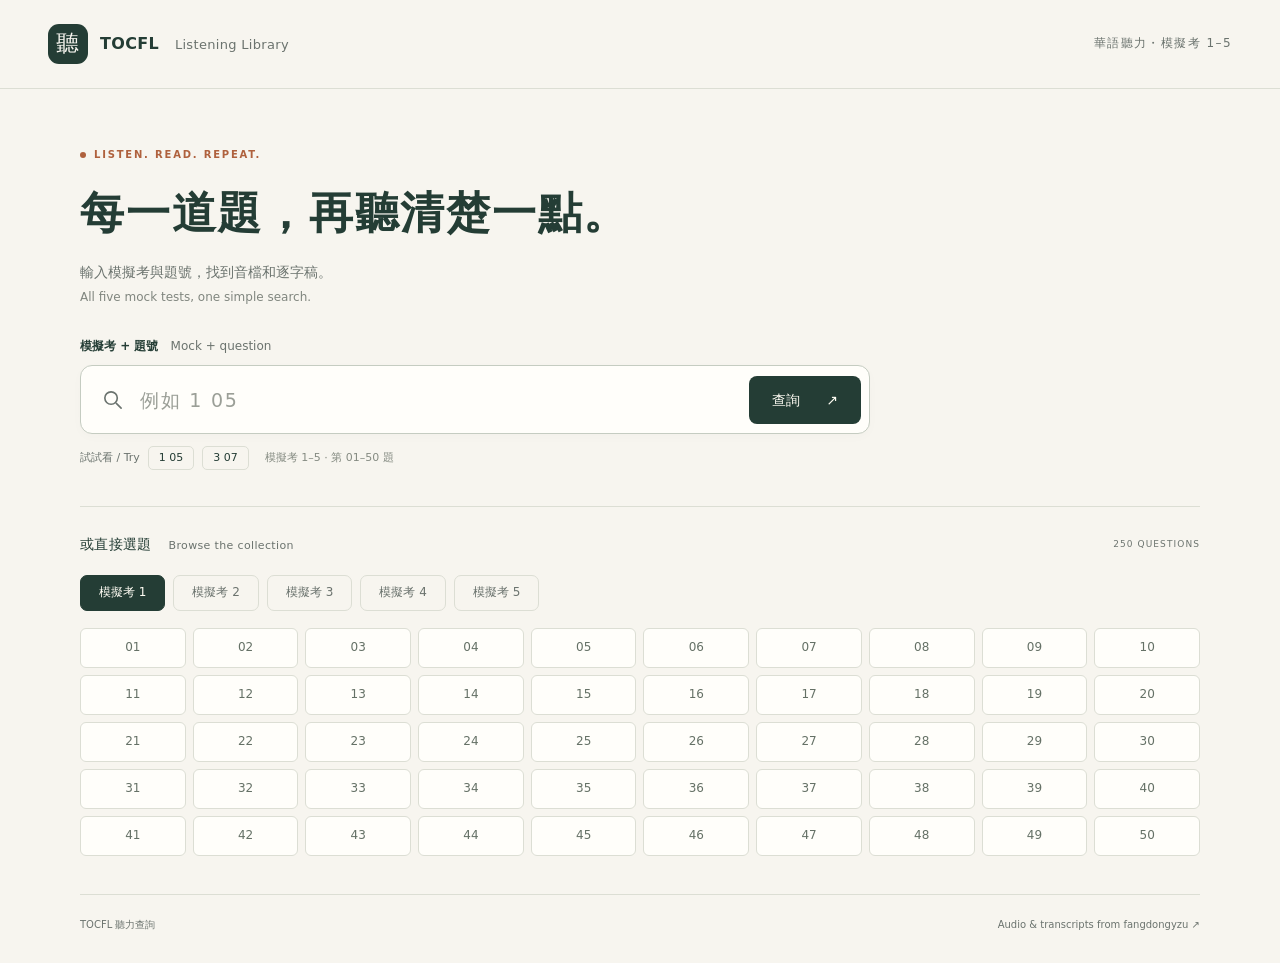
<file: index.html>
<!doctype html>
<html lang="zh-Hant">
<head>
  <meta charset="utf-8">
  <meta name="viewport" content="width=device-width,initial-scale=1">
  <title>TOCFL 聽力查詢 · 新網址</title>
  <link rel="canonical" href="https://fangdongyzu.github.io/tocfl-mock-listening/lookup/">
  <script>location.replace('https://fangdongyzu.github.io/tocfl-mock-listening/lookup/' + location.search + location.hash);</script>
  <meta http-equiv="refresh" content="0;url=https://fangdongyzu.github.io/tocfl-mock-listening/lookup/">
</head>
<body>
  <p>聽力查詢已搬到新網址：<a href="https://fangdongyzu.github.io/tocfl-mock-listening/lookup/">前往 TOCFL 聽力查詢</a></p>
</body>
</html>
</file>
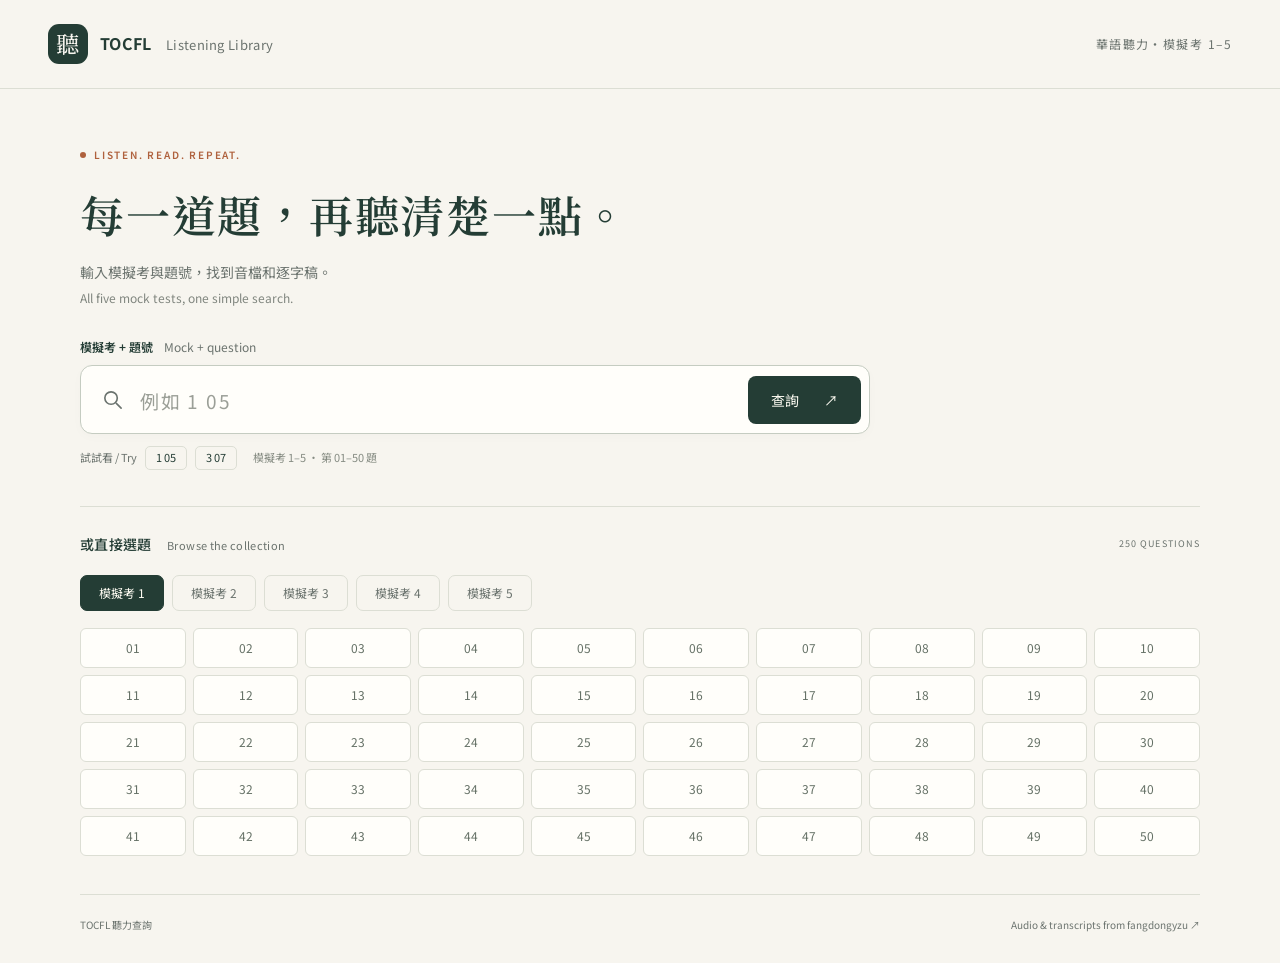
<file: lookup/index.html>
<!doctype html>
<html lang="zh-Hant">
<head>
  <meta charset="utf-8">
  <meta name="viewport" content="width=device-width,initial-scale=1">
  <meta name="theme-color" content="#233d35">
  <meta name="description" content="TOCFL 模擬考 1–5 聽力查詢：輸入模擬考與題號，立即播放音檔、閱讀逐字稿。">
  <title>TOCFL 聽力查詢 · Listening Library</title>
  <link rel="icon" href="data:image/svg+xml,%3Csvg xmlns='http://www.w3.org/2000/svg' viewBox='0 0 40 40'%3E%3Crect width='40' height='40' rx='10' fill='%23233d35'/%3E%3Ctext x='20' y='28' text-anchor='middle' fill='%23f4f1e9' font-size='25'%3E聽%3C/text%3E%3C/svg%3E">
  <link rel="stylesheet" href="styles.css">
  <script defer src="catalog.js"></script>
  <script defer src="app.js"></script>
</head>
<body>
  <header class="topbar">
    <a class="brand" href="./" aria-label="TOCFL 聽力查詢首頁"><span class="brand-mark">聽</span><span>TOCFL <span class="brand-light">Listening Library</span></span></a>
    <span class="header-note">華語聽力・模擬考 1–5</span>
  </header>
  <main>
    <section class="intro" aria-labelledby="page-title">
      <p class="eyebrow"><span class="dot"></span> LISTEN. READ. REPEAT.</p>
      <h1 id="page-title">每一道題，<br class="mobile-break">再聽清楚一點。</h1>
      <p class="subtitle">輸入模擬考與題號，找到音檔和逐字稿。<span>All five mock tests, one simple search.</span></p>
      <form id="lookup-form" novalidate>
        <label for="query">模擬考 + 題號 <span>Mock + question</span></label>
        <div class="search-box">
          <svg width="23" height="23" viewBox="0 0 24 24" fill="none" aria-hidden="true"><circle cx="10.5" cy="10.5" r="6.5" stroke="currentColor" stroke-width="1.7"/><path d="m16 16 5 5" stroke="currentColor" stroke-width="1.7" stroke-linecap="round"/></svg>
          <input id="query" name="question" placeholder="例如 1 05" autocomplete="off" enterkeyhint="search" aria-describedby="query-help search-error" required>
          <button class="primary" type="submit">查詢 <span aria-hidden="true">↗</span></button>
        </div>
        <p id="search-error" class="error" role="alert" hidden></p>
        <div class="search-help" id="query-help"><span>試試看 / Try</span><button type="button" data-query="1 05">1 05</button><button type="button" data-query="3 07">3 07</button><span class="range">模擬考 1–5 · 第 01–50 題</span></div>
      </form>
    </section>

    <section id="result" class="result" aria-label="查詢結果" hidden>
      <div class="result-heading"><div><span class="eyebrow">NOW LISTENING</span><h2 id="result-title"></h2></div><span id="part-label" class="part-badge"></span></div>
      <div class="study-layout">
        <section class="audio-card" aria-labelledby="audio-title">
          <div class="card-label"><span id="audio-title">聽力音檔</span><span>AUDIO</span></div>
          <div class="track-art" aria-hidden="true"><div class="record"><div class="record-center"><span id="art-mock">MOCK 01</span><strong id="art-number">05</strong><span>TOCFL · BAND A</span></div></div><span class="art-caption">PRESS PLAY. TAKE YOUR TIME.</span></div>
          <audio id="audio" controls preload="metadata" aria-label="題目音檔"></audio>
          <p id="audio-error" class="error" role="alert" hidden>音檔暫時無法載入，請重試或使用下方「開啟音檔」。</p>
          <div class="audio-tools"><button type="button" id="replay">↺ 重播</button><label for="speed">速度 <select id="speed"><option value="0.75">0.75×</option><option value="1" selected>1×</option><option value="1.25">1.25×</option><option value="1.5">1.5×</option></select></label><label class="loop-label"><input id="loop" type="checkbox"> 循環</label></div>
          <a id="audio-link" class="subtle-link" target="_blank" rel="noopener">開啟音檔 ↗</a>
        </section>
        <section class="transcript-card" aria-labelledby="transcript-title">
          <div class="card-label"><div><span id="transcript-title">逐字稿</span><span class="english-label">TRANSCRIPT</span></div><button type="button" id="toggle-transcript" aria-expanded="true" aria-controls="transcript">隱藏逐字稿</button></div>
          <div id="transcript"></div>
          <p id="transcript-hidden" class="hidden-note" hidden>先專心聽，再打開逐字稿。<span>Listen first. Read when you’re ready.</span></p>
          <div class="transcript-footer"><span>繁體中文 · Traditional Chinese</span><a id="source-link" class="subtle-link" target="_blank" rel="noopener">原始資料 ↗</a></div>
        </section>
      </div>
      <nav class="question-nav" aria-label="題目導覽"><button id="previous" type="button">← 上一題</button><span id="position"></span><button id="next" type="button">下一題 →</button></nav>
    </section>
    <section class="browse" aria-labelledby="browse-title">
      <div class="browse-heading"><h2 id="browse-title">或直接選題 <span>Browse the collection</span></h2><span>250 QUESTIONS</span></div>
      <div id="mock-buttons" class="mock-buttons" role="group" aria-label="選擇模擬考"></div>
      <div id="question-buttons" class="question-buttons" role="group" aria-label="選擇題號"></div>
    </section>
    <p id="announcement" class="sr-only" role="status" aria-live="polite"></p>
    <noscript><p class="error">請啟用 JavaScript，以查詢題目、播放音檔和閱讀逐字稿。</p></noscript>
  </main>
  <footer><span>TOCFL 聽力查詢</span><span>Audio & transcripts from <a href="https://github.com/fangdongyzu" target="_blank" rel="noopener">fangdongyzu ↗</a></span></footer>
</body>
</html>
</file>
<file: lookup/styles.css>
@import url('https://fonts.googleapis.com/css2?family=Noto+Sans+TC:wght@400;500;600;700&family=Noto+Serif+TC:wght@500;600;700&display=swap');
:root{color-scheme:light;--paper:#f7f5ef;--ink:#243d35;--muted:#6b736e;--line:#dcded4;--accent:#af613d;--serif:'Noto Serif TC',serif;--sans:'Noto Sans TC',system-ui,sans-serif}
*{box-sizing:border-box}body{margin:0;background:var(--paper);color:var(--ink);font-family:var(--sans);font-size:15px;line-height:1.6}button,input,select{font:inherit}button,a,input,select{-webkit-tap-highlight-color:transparent}button{cursor:pointer}button:disabled{cursor:default;opacity:.35}a{color:inherit;text-underline-offset:4px}button:focus-visible,a:focus-visible,input:focus-visible,select:focus-visible{outline:3px solid var(--accent);outline-offset:4px}[hidden]{display:none!important}.topbar{max-width:1280px;margin:auto;padding:24px 48px;display:flex;justify-content:space-between;align-items:center;border-bottom:1px solid var(--line)}.brand{display:flex;align-items:center;gap:12px;text-decoration:none;font-size:16px;font-weight:700;letter-spacing:.02em}.brand-mark{background:var(--ink);color:var(--paper);border-radius:11px;display:grid;place-items:center;width:40px;height:40px;font-family:var(--serif);font-size:23px;font-weight:500}.brand-light{font-size:13px;font-weight:400;margin-left:10px;color:var(--muted)}.header-note{font-size:12px;color:var(--muted);letter-spacing:.12em}main{max-width:1120px;margin:auto;padding:0 36px}.intro{padding:58px 0 36px;max-width:790px}.eyebrow{font-size:10px;font-weight:600;letter-spacing:.18em;color:var(--muted);margin:0}.intro .eyebrow{display:flex;align-items:center;gap:8px;color:var(--accent)}.dot{display:inline-block;width:6px;height:6px;border-radius:50%;background:var(--accent)}h1{font-family:var(--serif);font-size:clamp(30px,4vw,44px);font-weight:600;letter-spacing:.04em;line-height:1.6;margin:16px 0 12px}.mobile-break{display:none}.subtitle{font-size:14px;color:var(--muted);margin:0 0 30px}.subtitle span{display:block;font-size:12px;margin-top:4px;color:#80867f}#lookup-form>label{display:block;font-size:12px;font-weight:600;margin-bottom:9px}#lookup-form>label span{font-weight:400;color:var(--muted);margin-left:8px}.search-box{display:flex;align-items:center;gap:16px;background:#fffefa;border:1px solid #c5ccc1;border-radius:12px;padding:8px 8px 8px 20px;box-shadow:0 3px 12px #243d3505}.search-box:focus-within{border-color:var(--ink)}.search-box svg{flex-shrink:0;color:var(--muted)}.search-box input{width:100%;min-width:0;background:transparent;border:0;outline:none;font-size:22px;letter-spacing:.08em;color:var(--ink);padding:8px 0}.search-box input::placeholder{color:#9b9f97;font-size:19px}.primary{background:var(--ink);border:0;color:#fffdf4;padding:13px 23px;border-radius:8px;white-space:nowrap;font-size:14px}.primary:hover{background:#345448}.primary span{margin-left:22px}.search-help{display:flex;align-items:center;flex-wrap:wrap;gap:8px;margin-top:12px;color:var(--muted);font-size:11px}.search-help button{border:1px solid var(--line);border-radius:5px;background:transparent;color:var(--ink);font-size:11px;padding:2px 10px}.search-help button:hover{background:#e8ece2}.range{margin-left:8px;color:#858b82}.error{font-size:12px;color:#a13329;margin:10px 0}.result{scroll-margin-top:20px;margin:6px 0 30px;animation:appear .25s ease}.result-heading{display:flex;align-items:center;justify-content:space-between;margin-bottom:18px}h2{font-size:19px;font-weight:500;margin:4px 0 0;letter-spacing:.025em}.part-badge{font-size:10px;letter-spacing:.08em;border:1px solid var(--line);border-radius:20px;padding:5px 12px}.study-layout{display:grid;grid-template-columns:340px 1fr;gap:22px}.audio-card,.transcript-card{border-radius:13px;overflow:hidden;border:1px solid var(--line);background:#fffefa}.audio-card{padding:20px}.card-label{display:flex;align-items:center;justify-content:space-between;gap:8px;font-size:14px;font-weight:500}.card-label>span+span,.english-label{font-size:9px;color:var(--muted);letter-spacing:.1em}.english-label{margin-left:12px}.track-art{margin:20px 0 16px;height:194px;background:#e6eadf;border-radius:8px;display:flex;flex-direction:column;align-items:center;justify-content:center;gap:14px;position:relative;overflow:hidden}.record{width:146px;height:146px;border-radius:50%;display:grid;place-items:center;background:repeating-radial-gradient(circle at center,#304a40 0,#304a40 2px,#375448 3px,#304a40 4px);box-shadow:0 6px 12px #243d351c}.record-center{border:1px solid #8c9e83;width:92px;height:92px;border-radius:50%;background:#d7dec9;display:flex;flex-direction:column;align-items:center;justify-content:center;line-height:1.2}.record-center span{font-size:7px;letter-spacing:.12em}.record-center strong{font-family:Georgia,serif;font-size:42px;font-weight:400;margin:2px 0}.art-caption{font-size:7px;letter-spacing:.21em;color:#62715f}audio{width:100%;height:42px;display:block}.audio-tools{display:flex;align-items:center;justify-content:space-between;gap:8px;margin:16px 0;font-size:11px;color:var(--muted)}.audio-tools button{padding:0;background:transparent;border:0;color:var(--ink);font-size:12px}.audio-tools select{border:0;background:transparent;color:var(--ink);font-size:12px}.loop-label{display:flex;align-items:center;gap:4px}.loop-label input{accent-color:var(--ink);margin:0}.subtle-link{font-size:11px;text-decoration:none;color:var(--muted)}.subtle-link:hover{text-decoration:underline}.transcript-card{padding:23px 28px;display:flex;flex-direction:column;min-height:395px}.transcript-card .card-label{padding-bottom:20px;border-bottom:1px solid #ecece4}.card-label button{background:transparent;border:0;padding:2px 0;color:var(--muted);font-size:11px;white-space:nowrap}#transcript{white-space:pre-wrap;overflow-wrap:anywhere;line-height:1.9;font-size:26px;padding:22px 0 28px;flex:1}.transcript-footer{display:flex;align-items:center;justify-content:space-between;gap:12px;font-size:10px;color:#91968d;margin-top:auto;padding-top:15px;border-top:1px solid #ecece4}.hidden-note{flex:1;align-content:center;text-align:center;color:var(--muted);padding:32px 0;font-size:14px}.hidden-note span{display:block;font-size:11px;margin-top:8px}.question-nav{display:flex;justify-content:space-between;align-items:center;margin-top:18px}.question-nav button{background:transparent;border:1px solid var(--line);border-radius:7px;padding:7px 13px;font-size:12px;color:var(--ink)}.question-nav button:hover:not(:disabled){background:#e8ece2}#position{font-size:11px;color:var(--muted);letter-spacing:.12em}.browse{padding:26px 0 38px;border-top:1px solid var(--line)}.browse-heading{display:flex;justify-content:space-between;align-items:center;margin-bottom:20px}.browse-heading h2{font-size:14px;margin:0}.browse-heading h2 span{font-size:11px;font-weight:400;color:var(--muted);margin-left:12px}.browse-heading>span{font-size:9px;color:var(--muted);letter-spacing:.12em}.mock-buttons{display:flex;gap:8px;flex-wrap:wrap;margin-bottom:17px}.mock-buttons button{background:transparent;border:1px solid var(--line);padding:7px 18px;border-radius:7px;color:var(--muted);font-size:12px}.mock-buttons button[aria-pressed=true]{background:var(--ink);color:#fffdf4;border-color:var(--ink)}.question-buttons{display:grid;grid-template-columns:repeat(10,1fr);gap:7px}.question-buttons button{min-height:40px;border:1px solid var(--line);border-radius:6px;background:#fffefa;color:#657166;font-size:12px;font-variant-numeric:tabular-nums}.question-buttons button:hover{border-color:var(--ink);background:#e8ece2}.question-buttons button[aria-pressed=true]{background:#dde6d7;border-color:#6c846b;color:var(--ink);font-weight:700}footer{max-width:1048px;padding:22px 0 30px;margin:0 auto;border-top:1px solid var(--line);display:flex;justify-content:space-between;color:var(--muted);font-size:10px}footer a{text-decoration:none}.sr-only{position:absolute;width:1px;height:1px;overflow:hidden;clip:rect(0,0,0,0);white-space:nowrap}@keyframes appear{from{opacity:0;transform:translateY(6px)}to{opacity:1;transform:translateY(0)}}@media(min-width:1200px){main{padding:0}footer{max-width:1120px}}@media(max-width:760px){.topbar{padding:18px 22px}.brand-light{display:block;font-size:10px;margin-left:0}.header-note{font-size:10px;letter-spacing:.02em}main{padding:0 22px}.intro{padding-top:36px}.study-layout{grid-template-columns:1fr}.audio-card{padding:20px}.track-art{height:150px}.record{width:110px;height:110px}.record-center{width:77px;height:77px}.record-center strong{font-size:34px}.record-center span{font-size:6px}.transcript-card{min-height:290px;padding:20px}#transcript{font-size:22px}.question-buttons{grid-template-columns:repeat(10,1fr);gap:5px}.question-buttons button{min-height:36px;font-size:11px}.mock-buttons{gap:5px}.mock-buttons button{flex:1;padding:7px 3px;font-size:11px}.browse-heading h2 span{display:block;margin-left:0;margin-top:3px}.range{margin-left:0}footer{margin:0 22px;gap:15px;font-size:9px}h2{font-size:17px}}@media(max-width:380px){.mobile-break{display:block}.header-note{display:none}.question-buttons{grid-template-columns:repeat(5,1fr)}.primary{padding:12px 15px}.primary span{margin-left:10px}.search-box{gap:10px;padding-left:12px}}@media(prefers-reduced-motion:reduce){*{animation:none!important;scroll-behavior:auto!important}}

@media(max-width:760px){.mobile-break{display:block}}
</file>
